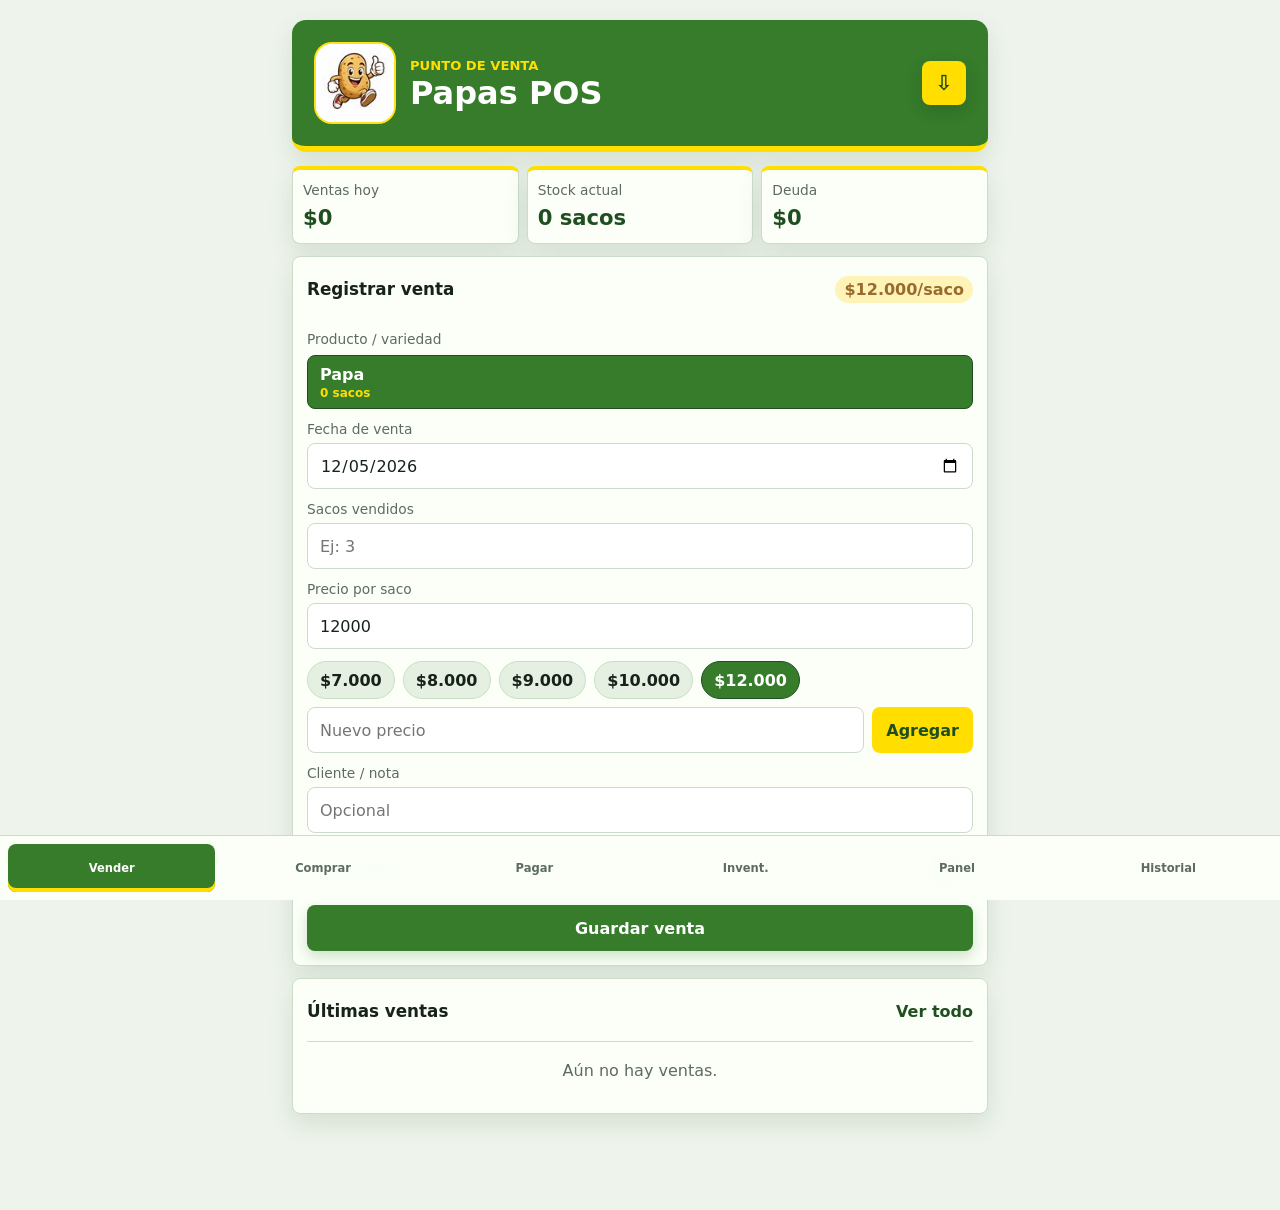
<file: index.html>
<!doctype html> <html lang='es'> <head> <meta charset='utf-8'> <meta name='viewport' content='width=device-width, initial-scale=1, viewport-fit=cover'> <meta name='theme-color' content='#367c2b'> <meta name='apple-mobile-web-app-capable' content='yes'> <meta name='apple-mobile-web-app-status-bar-style' content='black-translucent'> <meta name='apple-mobile-web-app-title' content='Papas POS'> <title>Papas POS</title> <link rel='manifest' href='manifest.webmanifest'> <link rel='stylesheet' href='styles.css'> </head> <body> <main class='app'> <header class='hero'> <div class='hero-brand'> <img class='hero-icon' src='[data-uri]' alt='' aria-hidden='true'> <div> <p class='eyebrow'>Punto de venta</p> <h1>Papas POS</h1> </div> </div> <button class='icon-button' id='backupBtn' title='Respaldar datos'>&#8681;</button> </header> <section class='summary-grid'> <article> <span>Ventas hoy</span> <strong id='todayTotal'>$0</strong> </article> <article> <span>Stock actual</span> <strong id='stockNow'>0 sacos</strong> </article> <article> <span id='debtLabel'>Deuda</span> <strong id='debtNow'>$0</strong> </article> </section> <section class='view active' id='sellView'> <form class='card form' id='saleForm'> <div class='card-head'> <h2>Registrar venta</h2> <span id='suggestedPriceLabel'>$0/saco</span> </div> <label class='hidden-control'>Variedad <select id='saleVariety'></select> </label> <div class='product-select'> <span>Producto / variedad</span> <div class='variety-buttons' id='saleVarietyButtons'></div> </div> <label>Fecha de venta <input id='saleDate' type='date' required> </label> <label>Sacos vendidos <input id='saleKg' type='number' min='1' step='1' inputmode='numeric' placeholder='Ej: 3' required> </label> <label>Precio por saco <input id='salePrice' type='number' min='1' step='1' inputmode='numeric' required> </label> <div class='price-tools'> <div class='price-buttons' id='priceButtons'></div> <div class='add-price-row'> <input id='newPricePreset' type='number' min='1' step='1' inputmode='numeric' placeholder='Nuevo precio'> <button class='secondary' type='button' id='addPricePresetBtn'>Agregar</button> </div> </div> <label>Cliente / nota <input id='saleNote' placeholder='Opcional'> </label> <div class='preview-row'> <span>Total venta</span> <strong id='salePreview'>$0</strong> </div> <button class='primary' type='submit'>Guardar venta</button> </form> <section class='card'> <div class='card-head'> <h2>&Uacute;ltimas ventas</h2> <button class='text-button' data-tab-target='history'>Ver todo</button> </div> <div class='list' id='recentSales'></div> </section> </section> <section class='view' id='buyView'> <form class='card form' id='buyVarietyForm'> <div class='card-head'> <h2>Agregar variedad</h2> </div> <label>Nombre de variedad <input id='buyVarietyName' placeholder='Ej: Asterix, Desiree, Yagana' required> </label> <label>Precio sugerido por saco <input id='buyVarietyPrice' type='number' min='1' step='1' inputmode='numeric' value='12000' required> </label> <button class='secondary' type='submit'>Guardar variedad</button> </form> <form class='card form' id='purchaseForm'> <div class='card-head'> <h2>Compra de papas</h2> </div> <label>Variedad <select id='purchaseVariety'></select> </label> <label>Fecha de compra <input id='purchaseDate' type='date' required> </label> <label>Sacos comprados <input id='purchaseKg' type='number' min='1' step='1' inputmode='numeric' placeholder='Ej: 20' required> </label> <label>Costo por saco <input id='purchaseCost' type='number' min='1' step='1' inputmode='numeric' required> </label> <div class='price-tools'> <div class='price-buttons' id='costButtons'></div> <div class='add-price-row'> <input id='newCostPreset' type='number' min='1' step='1' inputmode='numeric' placeholder='Nuevo costo'> <button class='secondary' type='button' id='addCostPresetBtn'>Agregar</button> </div> </div> <label>Proveedor <select id='purchaseSupplier'></select> </label> <label>Abono inicial <input id='purchasePaid' type='number' min='0' step='1' inputmode='numeric' value='0'> </label> <label>Nota <input id='purchaseNote' placeholder='Opcional'> </label> <div class='preview-row'> <span>Deuda nueva</span> <strong id='purchaseDebtPreview'>$0</strong> </div> <button class='primary' type='submit'>Guardar compra y sumar stock</button> </form> <section class='card'> <div class='card-head'> <h2>Compras pendientes</h2> </div> <div class='list' id='openPurchases'></div> </section> </section> <section class='view' id='payView'> <form class='card form' id='paymentForm'> <div class='card-head'> <h2>Pago a proveedor</h2> </div> <label>Crear proveedor <div class='add-price-row'> <input id='newSupplierName' placeholder='Nombre proveedor'> <button class='secondary' type='button' id='addSupplierBtn'>Agregar</button> </div> </label> <label>Proveedor / deuda pendiente <select id='paymentPurchase'></select> </label> <label>Fecha de pago <input id='paymentDate' type='date' required> </label> <label>Monto pagado <input id='paymentAmount' type='number' min='1' step='1' inputmode='numeric' required> </label> <label>Nota <input id='paymentNote' placeholder='Ej: transferencia'> </label> <button class='primary' type='submit'>Registrar pago</button> </form> <section class='card'> <div class='card-head'> <h2>&Uacute;ltimos pagos</h2> </div> <div class='list' id='recentPayments'></div> </section> </section> <section class='view' id='inventoryView'> <form class='card form hidden-control' id='varietyForm'> <div class='card-head'> <h2>Nueva variedad</h2> </div> <label>Nombre de variedad <input id='varietyName' placeholder='Ej: Asterix, Desiree, Yagana' required> </label> <label>Precio sugerido por saco <input id='varietyPrice' type='number' min='1' step='1' inputmode='numeric' value='12000' required> </label> <button class='primary' type='submit'>Guardar variedad</button> </form> <section class='card'> <div class='card-head'> <h2>Inventario</h2> </div> <div class='list' id='inventoryList'></div> </section> </section> <section class='view' id='dashboardView'> <section class='card report-card'> <h2>Resumen de ventas</h2> <div class='report-grid'> <div><span>D&iacute;a</span><strong id='dailySales'>$0</strong></div> <div><span>Semana</span><strong id='weeklySales'>$0</strong></div> <div><span>Mes</span><strong id='monthlySales'>$0</strong></div> <div><span>Sacos vendidos mes</span><strong id='monthlyKg'>0 sacos</strong></div> <div><span>Ticket promedio mes</span><strong id='monthlyAvgTicket'>$0</strong></div> <div><span>Deuda total</span><strong id='dashboardDebt'>$0</strong></div> </div> </section> <section class='card'> <div class='card-head'> <h2>Estado del negocio</h2> </div> <div class='status-list'> <div><span>Stock valorizado al costo</span><strong id='stockValue'>$0</strong></div> <div><span>Costo promedio</span><strong id='avgCost'>$0/saco</strong></div> <div><span>Precio de venta sugerido</span><strong id='suggestedPrice'>$0/saco</strong></div> <div><span>Ganancia real mes</span><strong id='monthlyProfit'>$0</strong></div> <div><span>Margen real mes</span><strong id='monthlyMargin'>0%</strong></div> <div><span>Ventas registradas mes</span><strong id='monthlyTicketCount'>0</strong></div> <div><span>Saldo a favor proveedor</span><strong id='supplierCredit'>$0</strong></div> </div> </section> <section class='card'> <div class='card-head'> <h2>Rendimiento mensual</h2> </div> <label>Mes <select id='dashboardMonthSelect'></select> </label> <div class='report-grid month-report'> <div><span>Ventas del mes</span><strong id='selectedMonthSales'>$0</strong></div> <div><span>Ganancia real</span><strong id='selectedMonthProfit'>$0</strong></div> <div><span>Compras del mes</span><strong id='selectedMonthPurchases'>$0</strong></div> <div><span>Sacos comprados</span><strong id='selectedMonthBoughtSacks'>0 sacos</strong></div> <div><span>Sacos vendidos</span><strong id='selectedMonthSoldSacks'>0 sacos</strong></div> <div><span>Pagos a proveedor</span><strong id='selectedMonthPayments'>$0</strong></div> </div> </section> <section class='card'> <div class='card-head'> <h2>Stock</h2> </div> <div class='list' id='dashboardInventory'></div> </section> </section> <section class='view' id='historyView'> <section class='card'> <div class='card-head'> <h2>Registros</h2> <select id='historyFilter'> <option value='sales'>Ventas</option> <option value='purchases'>Compras</option> <option value='payments'>Pagos</option> </select> </div> <div class='list long-list' id='historyList'></div> </section> <section class='card backup-card'> <h2>Respaldo</h2> <p>Exporta tus datos seguido. Si borras datos de Safari, podr&iacute;as perder la base local del iPhone.</p> <button class='secondary' id='exportBtn'>Exportar respaldo</button> <button class='secondary' id='showBackupBtn'>Mostrar respaldo</button> <textarea id='backupText' class='backup-text' readonly placeholder='El respaldo aparecerÃ¡ aqu&iacute;.'></textarea> <label class='file-button'>Importar respaldo <input id='importFile' type='file' accept='application/json'> </label> <button class='danger' id='resetBtn'>Borrar todo</button> </section> <section class='card backup-card'> <h2>Importar desde Excel</h2> <p>En Excel o Numbers guarda la planilla como CSV. La app acepta ventas, compras y pagos en el mismo archivo.</p> <label class='file-button'>Importar CSV <input id='importCsvFile' type='file' accept='.csv,text/csv,text/plain'> </label> </section> </section> </main> <nav class='tabbar' aria-label='Navegaci&oacute;n'> <button class='tab active' data-tab='sell'>Vender</button> <button class='tab' data-tab='buy'>Comprar</button> <button class='tab' data-tab='pay'>Pagar</button> <button class='tab' data-tab='inventory'>Invent.</button> <button class='tab' data-tab='dashboard'>Panel</button> <button class='tab' data-tab='history'>Historial</button> </nav> <dialog id='pinDialog' class='pin-dialog'> <form method='dialog' class='card form' id='pinForm'> <div class='card-head'> <h2>Clave requerida</h2> </div> <label>Ingresa la clave <input id='pinInput' type='password' inputmode='numeric' autocomplete='off' placeholder='&#8226;&#8226;&#8226;&#8226;'> </label> <div class='modal-actions'> <button class='secondary' type='button' id='cancelPinBtn'>Cancelar</button> <button class='danger' type='submit' id='confirmPinBtn'>Continuar</button> </div> </form> </dialog> <dialog id='saleEditDialog' class='pin-dialog'> <form method='dialog' class='card form' id='saleEditForm'> <div class='card-head'> <h2>Modificar venta</h2> </div> <label>Variedad <select id='editSaleVariety'></select> </label> <label>Fecha de venta <input id='editSaleDate' type='date' required> </label> <label>Sacos vendidos <input id='editSaleKg' type='number' min='1' step='1' inputmode='numeric' required> </label> <label>Precio por saco <input id='editSalePrice' type='number' min='1' step='1' inputmode='numeric' required> </label> <label>Cliente / nota <input id='editSaleNote' placeholder='Opcional'> </label> <div class='preview-row'> <span>Total venta</span> <strong id='editSalePreview'>$0</strong> </div> <div class='modal-actions'> <button class='secondary' type='button' id='cancelSaleEditBtn'>Cancelar</button> <button class='primary' type='submit'>Guardar cambios</button> </div> </form> </dialog> <dialog id='purchaseEditDialog' class='pin-dialog'> <form method='dialog' class='card form' id='purchaseEditForm'> <div class='card-head'> <h2>Modificar compra</h2> </div> <label>Variedad <select id='editPurchaseVariety'></select> </label> <label>Fecha de compra <input id='editPurchaseDate' type='date' required> </label> <label>Sacos comprados <input id='editPurchaseKg' type='number' min='1' step='1' inputmode='numeric' required> </label> <label>Costo por saco <input id='editPurchaseCost' type='number' min='1' step='1' inputmode='numeric' required> </label> <label>Proveedor <select id='editPurchaseSupplier'></select> </label> <label>Nota <input id='editPurchaseNote' placeholder='Opcional'> </label> <div class='preview-row'> <span>Total compra</span> <strong id='editPurchasePreview'>$0</strong> </div> <div class='modal-actions'> <button class='secondary' type='button' id='cancelPurchaseEditBtn'>Cancelar</button> <button class='primary' type='submit'>Guardar cambios</button> </div> </form> </dialog> <div class='toast' id='toast'></div> <script src='excel-seed.js'></script> <script src='app.js'></script> <script src='app-update.js'></script> </body> </html>
</file>
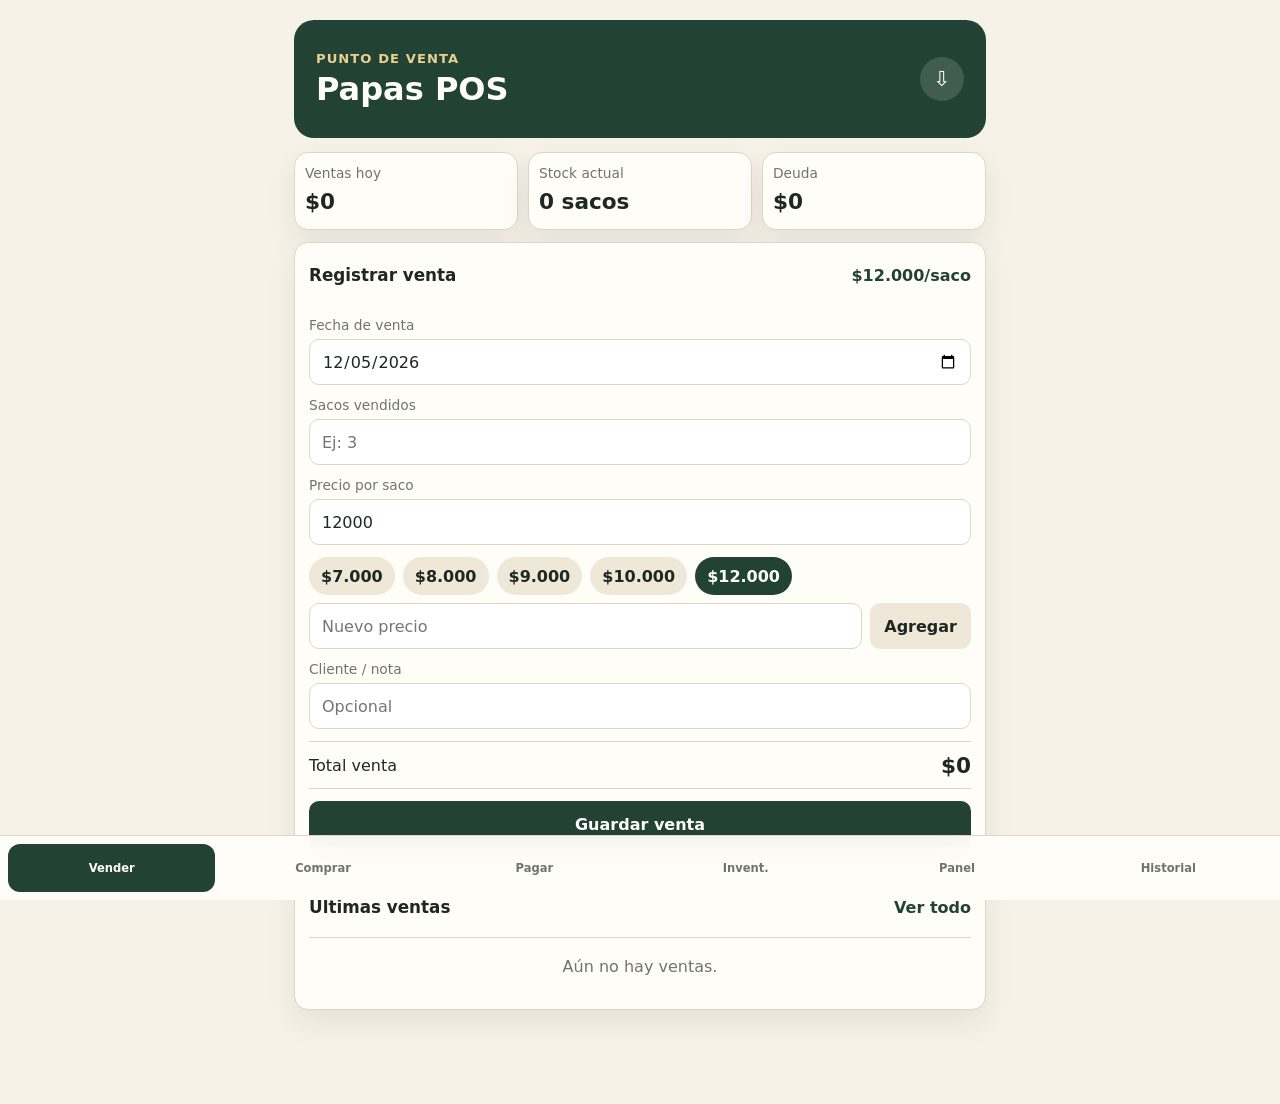
<file: papas-pos-github-pages/index.html>
<!doctype html>
<html lang="es">
<head>
  <meta charset="utf-8">
  <meta name="viewport" content="width=device-width, initial-scale=1, viewport-fit=cover">
  <meta name="theme-color" content="#224236">
  <meta name="apple-mobile-web-app-capable" content="yes">
  <meta name="apple-mobile-web-app-status-bar-style" content="black-translucent">
  <meta name="apple-mobile-web-app-title" content="Papas POS">
  <title>Papas POS</title>
  <link rel="manifest" href="manifest.webmanifest">
  <link rel="stylesheet" href="styles.css">
</head>
<body>
  <main class="app">
    <header class="hero">
      <div>
        <p class="eyebrow">Punto de venta</p>
        <h1>Papas POS</h1>
      </div>
      <button class="icon-button" id="backupBtn" title="Respaldar datos">⇩</button>
    </header>

    <section class="summary-grid">
      <article>
        <span>Ventas hoy</span>
        <strong id="todayTotal">$0</strong>
      </article>
      <article>
        <span>Stock actual</span>
        <strong id="stockNow">0 sacos</strong>
      </article>
      <article>
        <span id="debtLabel">Deuda</span>
        <strong id="debtNow">$0</strong>
      </article>
    </section>

    <section class="view active" id="sellView">
      <form class="card form" id="saleForm">
        <div class="card-head">
          <h2>Registrar venta</h2>
          <span id="suggestedPriceLabel">$0/saco</span>
        </div>
        <label class="hidden-control">Variedad
          <select id="saleVariety"></select>
        </label>
        <label>Fecha de venta
          <input id="saleDate" type="date" required>
        </label>
        <label>Sacos vendidos
          <input id="saleKg" type="number" min="1" step="1" inputmode="numeric" placeholder="Ej: 3" required>
        </label>
        <label>Precio por saco
          <input id="salePrice" type="number" min="1" step="1" inputmode="numeric" required>
        </label>
        <div class="price-tools">
          <div class="price-buttons" id="priceButtons"></div>
          <div class="add-price-row">
            <input id="newPricePreset" type="number" min="1" step="1" inputmode="numeric" placeholder="Nuevo precio">
            <button class="secondary" type="button" id="addPricePresetBtn">Agregar</button>
          </div>
        </div>
        <label>Cliente / nota
          <input id="saleNote" placeholder="Opcional">
        </label>
        <div class="preview-row">
          <span>Total venta</span>
          <strong id="salePreview">$0</strong>
        </div>
        <button class="primary" type="submit">Guardar venta</button>
      </form>

      <section class="card">
        <div class="card-head">
          <h2>Últimas ventas</h2>
          <button class="text-button" data-tab-target="history">Ver todo</button>
        </div>
        <div class="list" id="recentSales"></div>
      </section>
    </section>

    <section class="view" id="buyView">
      <form class="card form" id="purchaseForm">
        <div class="card-head">
          <h2>Compra de papas</h2>
        </div>
        <label class="hidden-control">Variedad
          <select id="purchaseVariety"></select>
        </label>
        <label>Fecha de compra
          <input id="purchaseDate" type="date" required>
        </label>
        <label>Sacos comprados
          <input id="purchaseKg" type="number" min="1" step="1" inputmode="numeric" placeholder="Ej: 20" required>
        </label>
        <label>Costo por saco
          <input id="purchaseCost" type="number" min="1" step="1" inputmode="numeric" required>
        </label>
        <div class="price-tools">
          <div class="price-buttons" id="costButtons"></div>
          <div class="add-price-row">
            <input id="newCostPreset" type="number" min="1" step="1" inputmode="numeric" placeholder="Nuevo costo">
            <button class="secondary" type="button" id="addCostPresetBtn">Agregar</button>
          </div>
        </div>
        <label>Proveedor
          <select id="purchaseSupplier"></select>
        </label>
        <label>Abono inicial
          <input id="purchasePaid" type="number" min="0" step="1" inputmode="numeric" value="0">
        </label>
        <label>Nota
          <input id="purchaseNote" placeholder="Opcional">
        </label>
        <div class="preview-row">
          <span>Deuda nueva</span>
          <strong id="purchaseDebtPreview">$0</strong>
        </div>
        <button class="primary" type="submit">Guardar compra y sumar stock</button>
      </form>

      <section class="card">
        <div class="card-head">
          <h2>Compras pendientes</h2>
        </div>
        <div class="list" id="openPurchases"></div>
      </section>
    </section>

    <section class="view" id="payView">
      <form class="card form" id="paymentForm">
        <div class="card-head">
          <h2>Pago a proveedor</h2>
        </div>
        <label>Crear proveedor
          <div class="add-price-row">
            <input id="newSupplierName" placeholder="Nombre proveedor">
            <button class="secondary" type="button" id="addSupplierBtn">Agregar</button>
          </div>
        </label>
        <label>Compra pendiente
          <select id="paymentPurchase"></select>
        </label>
        <label>Fecha de pago
          <input id="paymentDate" type="date" required>
        </label>
        <label>Monto pagado
          <input id="paymentAmount" type="number" min="1" step="1" inputmode="numeric" required>
        </label>
        <label>Nota
          <input id="paymentNote" placeholder="Ej: transferencia">
        </label>
        <button class="primary" type="submit">Registrar pago</button>
      </form>

      <section class="card">
        <div class="card-head">
          <h2>Últimos pagos</h2>
        </div>
        <div class="list" id="recentPayments"></div>
      </section>
    </section>

    <section class="view" id="inventoryView">
      <form class="card form hidden-control" id="varietyForm">
        <div class="card-head">
          <h2>Nueva variedad</h2>
        </div>
        <label>Nombre de variedad
          <input id="varietyName" placeholder="Ej: Asterix, Desiree, Yagana" required>
        </label>
        <label>Precio sugerido por saco
          <input id="varietyPrice" type="number" min="1" step="1" inputmode="numeric" value="12000" required>
        </label>
        <button class="primary" type="submit">Guardar variedad</button>
      </form>

      <section class="card">
        <div class="card-head">
          <h2>Inventario</h2>
        </div>
        <div class="list" id="inventoryList"></div>
      </section>
    </section>

    <section class="view" id="dashboardView">
      <section class="card report-card">
        <h2>Resumen de ventas</h2>
        <div class="report-grid">
          <div><span>Día</span><strong id="dailySales">$0</strong></div>
          <div><span>Semana</span><strong id="weeklySales">$0</strong></div>
          <div><span>Mes</span><strong id="monthlySales">$0</strong></div>
          <div><span>Sacos vendidos mes</span><strong id="monthlyKg">0 sacos</strong></div>
          <div><span>Ticket promedio mes</span><strong id="monthlyAvgTicket">$0</strong></div>
          <div><span>Deuda total</span><strong id="dashboardDebt">$0</strong></div>
        </div>
      </section>

      <section class="card">
        <div class="card-head">
          <h2>Estado del negocio</h2>
        </div>
        <div class="status-list">
          <div><span>Stock valorizado al costo</span><strong id="stockValue">$0</strong></div>
          <div><span>Costo promedio</span><strong id="avgCost">$0/saco</strong></div>
          <div><span>Precio de venta sugerido</span><strong id="suggestedPrice">$0/saco</strong></div>
          <div><span>Ganancia estimada mes</span><strong id="monthlyProfit">$0</strong></div>
          <div><span>Margen estimado mes</span><strong id="monthlyMargin">0%</strong></div>
          <div><span>Ventas registradas mes</span><strong id="monthlyTicketCount">0</strong></div>
          <div><span>Saldo a favor proveedor</span><strong id="supplierCredit">$0</strong></div>
        </div>
      </section>

      <section class="card">
        <div class="card-head">
          <h2>Stock</h2>
        </div>
        <div class="list" id="dashboardInventory"></div>
      </section>
    </section>

    <section class="view" id="historyView">
      <section class="card">
        <div class="card-head">
          <h2>Registros</h2>
          <select id="historyFilter">
            <option value="sales">Ventas</option>
            <option value="purchases">Compras</option>
            <option value="payments">Pagos</option>
          </select>
        </div>
        <div class="list long-list" id="historyList"></div>
      </section>
      <section class="card backup-card">
        <h2>Respaldo</h2>
        <p>Exporta tus datos seguido. Si borras datos de Safari, podrías perder la base local del iPhone.</p>
        <button class="secondary" id="exportBtn">Exportar respaldo</button>
        <button class="secondary" id="showBackupBtn">Mostrar respaldo</button>
        <textarea id="backupText" class="backup-text" readonly placeholder="El respaldo aparecerá aquí."></textarea>
        <label class="file-button">Importar respaldo
          <input id="importFile" type="file" accept="application/json">
        </label>
        <button class="danger" id="resetBtn">Borrar todo</button>
      </section>

      <section class="card backup-card">
        <h2>Importar desde Excel</h2>
        <p>En Excel o Numbers guarda la planilla como CSV. La app acepta ventas, compras y pagos en el mismo archivo.</p>
        <label class="file-button">Importar CSV
          <input id="importCsvFile" type="file" accept=".csv,text/csv,text/plain">
        </label>
      </section>
    </section>
  </main>

  <nav class="tabbar" aria-label="Navegación">
    <button class="tab active" data-tab="sell">Vender</button>
    <button class="tab" data-tab="buy">Comprar</button>
    <button class="tab" data-tab="pay">Pagar</button>
    <button class="tab" data-tab="inventory">Invent.</button>
    <button class="tab" data-tab="dashboard">Panel</button>
    <button class="tab" data-tab="history">Historial</button>
  </nav>

  <dialog id="pinDialog" class="pin-dialog">
    <form method="dialog" class="card form" id="pinForm">
      <div class="card-head">
        <h2>Clave requerida</h2>
      </div>
      <label>Ingresa la clave
        <input id="pinInput" type="password" inputmode="numeric" autocomplete="off" placeholder="••••">
      </label>
      <div class="modal-actions">
        <button class="secondary" type="button" id="cancelPinBtn">Cancelar</button>
        <button class="danger" type="submit">Eliminar</button>
      </div>
    </form>
  </dialog>

  <div class="toast" id="toast"></div>
  <script src="excel-seed.js"></script>
  <script src="app.js"></script>
</body>
</html>
</file>
<file: styles.css>
:root {
  color-scheme: light;
  --bg: #eef4ec;
  --ink: #17231a;
  --muted: #5d6b60;
  --line: #cbdccb;
  --card: #fbfff8;
  --brand: #367c2b;
  --brand-dark: #1f4f20;
  --brand-2: #ffde00;
  --earth: #9b6a2d;
  --danger: #b42318;
  --ok: #237a3b;
  --shadow: 0 10px 24px rgba(31, 79, 32, 0.12);
  font-family: ui-sans-serif, system-ui, -apple-system, BlinkMacSystemFont, "Segoe UI", sans-serif;
}

* { box-sizing: border-box; }

body {
  margin: 0;
  min-height: 100vh;
  background: var(--bg);
  color: var(--ink);
}

button, input, select, textarea { font: inherit; }
button { border: 0; cursor: pointer; }

.app {
  width: min(720px, 100%);
  margin: 0 auto;
  padding: max(16px, env(safe-area-inset-top)) 12px calc(96px + env(safe-area-inset-bottom));
}

.hero {
  min-height: 124px;
  display: flex;
  align-items: center;
  justify-content: space-between;
  gap: 14px;
  color: #ffffff;
  background: var(--brand);
  border-bottom: 6px solid var(--brand-2);
  border-radius: 0 0 14px 14px;
  margin: calc(-1 * max(16px, env(safe-area-inset-top))) -12px 12px;
  padding: calc(max(16px, env(safe-area-inset-top)) + 12px) 16px 16px;
  box-shadow: var(--shadow);
}

.hero-brand { min-width: 0; display: flex; align-items: center; gap: 14px; }
.hero-icon { width: 82px; height: 82px; flex: 0 0 auto; border: 2px solid rgba(255, 222, 0, 0.9); border-radius: 18px; background: #ffffff; object-fit: cover; object-position: center; }

.eyebrow { margin: 0 0 4px; color: var(--brand-2); font-size: 0.82rem; text-transform: uppercase; font-weight: 800; letter-spacing: 0; }
h1, h2, p { margin: 0; }
h1 { font-size: 2rem; letter-spacing: 0; line-height: 1; }
h2 { font-size: 1.05rem; }

.icon-button { width: 44px; height: 44px; border-radius: 8px; background: var(--brand-2); color: var(--brand-dark); font-size: 1.3rem; font-weight: 900; box-shadow: 0 6px 16px rgba(23, 35, 26, 0.18); }

.summary-grid { display: grid; grid-template-columns: repeat(3, minmax(0, 1fr)); gap: 8px; margin-bottom: 12px; }
.summary-grid article, .card { background: var(--card); border: 1px solid var(--line); box-shadow: var(--shadow); border-radius: 8px; }
.summary-grid article { min-height: 78px; padding: 12px 10px; display: grid; gap: 7px; border-top: 4px solid var(--brand-2); }
.summary-grid span, .status-list span, .report-grid span, label, .item-meta { color: var(--muted); font-size: 0.86rem; }
.summary-grid strong { color: var(--brand-dark); font-size: clamp(0.98rem, 4vw, 1.32rem); line-height: 1.05; }

.view { display: none; }
.view.active { display: grid; gap: 12px; }
.hidden-control { display: none !important; }
.card { padding: 14px; }
.card-head { min-height: 36px; display: flex; justify-content: space-between; align-items: center; gap: 10px; margin-bottom: 12px; }
.card-head > span { color: var(--earth); font-weight: 800; background: #fff4b8; border-radius: 999px; padding: 4px 9px; }
.form { display: grid; gap: 12px; }
label { display: grid; gap: 6px; }

input, select { width: 100%; min-height: 46px; border: 1px solid var(--line); border-radius: 8px; background: #fff; color: var(--ink); padding: 0 12px; font-size: 1rem; }
input:focus, select:focus, textarea:focus { border-color: var(--brand); box-shadow: 0 0 0 3px rgba(54, 124, 43, 0.16); outline: 0; }

.preview-row, .status-list > div, .report-grid > div, .list-item { display: flex; align-items: center; justify-content: space-between; gap: 12px; }
.preview-row { min-height: 48px; border: 1px solid var(--line); border-radius: 8px; padding: 0 12px; background: #f5faf3; }
.price-tools, .product-select { display: grid; gap: 8px; }
.product-select > span { color: var(--muted); font-size: 0.86rem; }
.price-buttons { display: flex; flex-wrap: wrap; gap: 8px; }
.price-chip, .variety-chip { min-height: 38px; border-radius: 999px; background: #e5f0e2; border: 1px solid #c9dfc5; color: var(--ink); padding: 0 12px; font-weight: 800; }
.variety-buttons { display: grid; grid-template-columns: repeat(auto-fit, minmax(118px, 1fr)); gap: 8px; }
.variety-chip { min-height: 54px; border-radius: 8px; display: grid; justify-items: start; align-content: center; gap: 2px; text-align: left; }
.variety-chip small { color: var(--muted); font-size: 0.75rem; font-weight: 700; }
.price-chip.active, .variety-chip.active { background: var(--brand); border-color: var(--brand-dark); color: #ffffff; }
.variety-chip.active small { color: var(--brand-2); }
.add-price-row { display: grid; grid-template-columns: 1fr auto; gap: 8px; }
.preview-row strong { font-size: 1.35rem; }

.primary, .secondary, .danger, .file-button, .text-button { min-height: 46px; border-radius: 8px; display: inline-flex; align-items: center; justify-content: center; padding: 0 14px; font-weight: 800; }
.primary { background: var(--brand); color: #ffffff; box-shadow: 0 6px 14px rgba(54, 124, 43, 0.22); }
.secondary, .file-button { background: var(--brand-2); color: var(--brand-dark); }
.danger { background: #fee4e2; color: var(--danger); }
.text-button { min-height: 34px; padding: 0; background: transparent; color: var(--brand-dark); }

.list { display: grid; gap: 8px; }
.long-list { max-height: 55vh; overflow: auto; }
.list-item { min-height: 58px; padding: 10px 0; border-top: 1px solid var(--line); }
.list-item:first-child { border-top: 0; }
.item-main { display: grid; gap: 2px; }
.item-main strong { font-size: 0.98rem; }
.amount { text-align: right; font-weight: 900; color: var(--brand-dark); }
.history-actions { display: grid; justify-items: end; gap: 6px; }
.delete-mini, .edit-mini { min-height: 30px; border-radius: 8px; padding: 0 9px; font-size: 0.78rem; font-weight: 800; }
.delete-mini { background: #fee4e2; color: var(--danger); }
.edit-mini { background: #e5f0e2; color: var(--brand-dark); }

.pin-dialog { width: min(360px, calc(100vw - 28px)); border: 0; padding: 0; border-radius: 8px; background: transparent; }
.pin-dialog:not([open]) { display: none; }
.pin-dialog[open] { position: fixed; inset: 0; z-index: 30; margin: auto; max-height: calc(100vh - 28px); }
.pin-dialog::backdrop { background: rgba(23, 35, 26, 0.55); }
.modal-actions { display: grid; grid-template-columns: 1fr 1fr; gap: 8px; }
.positive { color: var(--ok); }
.debt { color: var(--danger); }

.report-card { background: #fffbe2; border-color: #ead246; }
.report-grid { display: grid; grid-template-columns: 1fr 1fr; gap: 10px; margin-top: 12px; }
.report-grid > div, .status-list > div { min-height: 58px; border: 1px solid var(--line); border-radius: 8px; padding: 10px; background: #fffdf8; align-items: flex-start; flex-direction: column; }
.report-grid strong, .status-list strong { font-size: 1.12rem; }
.status-list { display: grid; gap: 8px; }
.backup-card { display: grid; gap: 10px; }
.backup-card p { color: var(--muted); line-height: 1.45; }
.backup-text { min-height: 180px; font-family: ui-monospace, SFMono-Regular, Menlo, Monaco, Consolas, monospace; font-size: 0.78rem; line-height: 1.35; }
.file-button input { display: none; }

.tabbar { position: fixed; left: 0; right: 0; bottom: 0; z-index: 10; display: grid; grid-template-columns: repeat(6, 1fr); gap: 4px; padding: 8px 8px calc(8px + env(safe-area-inset-bottom)); background: rgba(251, 255, 248, 0.96); border-top: 1px solid var(--line); backdrop-filter: blur(16px); }
.tab { min-height: 48px; border-radius: 8px; background: transparent; color: var(--muted); font-size: 0.72rem; font-weight: 800; }
.tab.active { background: var(--brand); color: #ffffff; box-shadow: inset 0 -4px 0 var(--brand-2); }

.toast { position: fixed; left: 14px; right: 14px; bottom: calc(78px + env(safe-area-inset-bottom)); z-index: 20; min-height: 46px; border-radius: 8px; background: var(--brand-dark); color: #fff; display: grid; place-items: center; padding: 10px 14px; opacity: 0; transform: translateY(10px); pointer-events: none; transition: 0.2s ease; }
.toast.show { opacity: 1; transform: translateY(0); }
.empty { color: var(--muted); min-height: 58px; display: grid; place-items: center; border-top: 1px solid var(--line); }

@media (min-width: 760px) {
  .app { padding-top: 20px; }
  .hero { border-radius: 14px; margin: 0 0 14px; padding: 22px; }
}
</file>
<file: papas-pos-github-pages/styles.css>
:root {
  color-scheme: light;
  --bg: #f6f2e8;
  --ink: #1f2723;
  --muted: #6f756d;
  --line: #ded5c3;
  --card: #fffdf8;
  --brand: #224236;
  --brand-2: #d9a441;
  --danger: #b42318;
  --ok: #087443;
  --shadow: 0 12px 30px rgba(44, 35, 20, 0.08);
  font-family: ui-sans-serif, system-ui, -apple-system, BlinkMacSystemFont, "Segoe UI", sans-serif;
}

* { box-sizing: border-box; }

body {
  margin: 0;
  min-height: 100vh;
  background: var(--bg);
  color: var(--ink);
}

button, input, select {
  font: inherit;
}

button {
  border: 0;
  cursor: pointer;
}

.app {
  width: min(720px, 100%);
  margin: 0 auto;
  padding: max(18px, env(safe-area-inset-top)) 14px calc(94px + env(safe-area-inset-bottom));
}

.hero {
  min-height: 118px;
  display: flex;
  align-items: center;
  justify-content: space-between;
  gap: 14px;
  color: #fffdf8;
  background: var(--brand);
  border-radius: 0 0 20px 20px;
  margin: calc(-1 * max(18px, env(safe-area-inset-top))) -14px 14px;
  padding: calc(max(18px, env(safe-area-inset-top)) + 14px) 18px 18px;
}

.eyebrow {
  margin: 0 0 4px;
  color: #e9d18b;
  font-size: 0.82rem;
  text-transform: uppercase;
  font-weight: 800;
  letter-spacing: 0.08em;
}

h1, h2, p {
  margin: 0;
}

h1 {
  font-size: 2rem;
  letter-spacing: 0;
}

h2 {
  font-size: 1.05rem;
}

.icon-button {
  width: 44px;
  height: 44px;
  border-radius: 999px;
  background: rgba(255, 255, 255, 0.14);
  color: #fff;
  font-size: 1.3rem;
}

.summary-grid {
  display: grid;
  grid-template-columns: repeat(3, minmax(0, 1fr));
  gap: 10px;
  margin-bottom: 12px;
}

.summary-grid article,
.card {
  background: var(--card);
  border: 1px solid var(--line);
  box-shadow: var(--shadow);
  border-radius: 14px;
}

.summary-grid article {
  min-height: 78px;
  padding: 12px 10px;
  display: grid;
  gap: 7px;
}

.summary-grid span,
.status-list span,
.report-grid span,
label,
.item-meta {
  color: var(--muted);
  font-size: 0.86rem;
}

.summary-grid strong {
  font-size: clamp(1rem, 4vw, 1.35rem);
  line-height: 1.05;
}

.view {
  display: none;
}

.view.active {
  display: grid;
  gap: 12px;
}

.hidden-control {
  display: none !important;
}

.card {
  padding: 14px;
}

.card-head {
  min-height: 36px;
  display: flex;
  justify-content: space-between;
  align-items: center;
  gap: 10px;
  margin-bottom: 12px;
}

.card-head > span {
  color: var(--brand);
  font-weight: 800;
}

.form {
  display: grid;
  gap: 12px;
}

label {
  display: grid;
  gap: 6px;
}

input, select {
  width: 100%;
  min-height: 46px;
  border: 1px solid var(--line);
  border-radius: 10px;
  background: #fff;
  color: var(--ink);
  padding: 0 12px;
  font-size: 1rem;
}

.preview-row,
.status-list > div,
.report-grid > div,
.list-item {
  display: flex;
  align-items: center;
  justify-content: space-between;
  gap: 12px;
}

.preview-row {
  min-height: 48px;
  border-top: 1px solid var(--line);
  border-bottom: 1px solid var(--line);
}

.price-tools {
  display: grid;
  gap: 8px;
}

.price-buttons {
  display: flex;
  flex-wrap: wrap;
  gap: 8px;
}

.price-chip {
  min-height: 38px;
  border-radius: 999px;
  background: #efe7d7;
  color: var(--ink);
  padding: 0 12px;
  font-weight: 800;
}

.price-chip.active {
  background: var(--brand);
  color: #fffdf8;
}

.add-price-row {
  display: grid;
  grid-template-columns: 1fr auto;
  gap: 8px;
}

.preview-row strong {
  font-size: 1.35rem;
}

.primary,
.secondary,
.danger,
.file-button,
.text-button {
  min-height: 46px;
  border-radius: 10px;
  display: inline-flex;
  align-items: center;
  justify-content: center;
  padding: 0 14px;
  font-weight: 800;
}

.primary {
  background: var(--brand);
  color: #fffdf8;
}

.secondary,
.file-button {
  background: #efe7d7;
  color: var(--ink);
}

.danger {
  background: #fee4e2;
  color: var(--danger);
}

.text-button {
  min-height: 34px;
  padding: 0;
  background: transparent;
  color: var(--brand);
}

.list {
  display: grid;
  gap: 8px;
}

.long-list {
  max-height: 55vh;
  overflow: auto;
}

.list-item {
  min-height: 58px;
  padding: 10px 0;
  border-top: 1px solid var(--line);
}

.list-item:first-child {
  border-top: 0;
}

.item-main {
  display: grid;
  gap: 2px;
}

.item-main strong {
  font-size: 0.98rem;
}

.amount {
  text-align: right;
  font-weight: 900;
}

.history-actions {
  display: grid;
  justify-items: end;
  gap: 6px;
}

.delete-mini {
  min-height: 30px;
  border-radius: 8px;
  background: #fee4e2;
  color: var(--danger);
  padding: 0 9px;
  font-size: 0.78rem;
  font-weight: 800;
}

.pin-dialog {
  width: min(360px, calc(100vw - 28px));
  border: 0;
  padding: 0;
  border-radius: 14px;
  background: transparent;
}

.pin-dialog::backdrop {
  background: rgba(31, 39, 35, 0.45);
}

.modal-actions {
  display: grid;
  grid-template-columns: 1fr 1fr;
  gap: 8px;
}

.positive {
  color: var(--ok);
}

.debt {
  color: var(--danger);
}

.report-card {
  background: #fff8e7;
}

.report-grid {
  display: grid;
  grid-template-columns: 1fr 1fr;
  gap: 10px;
  margin-top: 12px;
}

.report-grid > div,
.status-list > div {
  min-height: 58px;
  border: 1px solid var(--line);
  border-radius: 10px;
  padding: 10px;
  background: #fffdf8;
}

.report-grid > div,
.status-list > div {
  align-items: flex-start;
  flex-direction: column;
}

.report-grid strong,
.status-list strong {
  font-size: 1.12rem;
}

.status-list {
  display: grid;
  gap: 8px;
}

.backup-card {
  display: grid;
  gap: 10px;
}

.backup-card p {
  color: var(--muted);
  line-height: 1.45;
}

.backup-text {
  min-height: 180px;
  font-family: ui-monospace, SFMono-Regular, Menlo, Monaco, Consolas, monospace;
  font-size: 0.78rem;
  line-height: 1.35;
}

.file-button input {
  display: none;
}

.tabbar {
  position: fixed;
  left: 0;
  right: 0;
  bottom: 0;
  z-index: 10;
  display: grid;
  grid-template-columns: repeat(6, 1fr);
  gap: 4px;
  padding: 8px 8px calc(8px + env(safe-area-inset-bottom));
  background: rgba(255, 253, 248, 0.94);
  border-top: 1px solid var(--line);
  backdrop-filter: blur(16px);
}

.tab {
  min-height: 48px;
  border-radius: 12px;
  background: transparent;
  color: var(--muted);
  font-size: 0.72rem;
  font-weight: 800;
}

.tab.active {
  background: var(--brand);
  color: #fffdf8;
}

.toast {
  position: fixed;
  left: 14px;
  right: 14px;
  bottom: calc(78px + env(safe-area-inset-bottom));
  z-index: 20;
  min-height: 46px;
  border-radius: 12px;
  background: #1f2723;
  color: #fff;
  display: grid;
  place-items: center;
  padding: 10px 14px;
  opacity: 0;
  transform: translateY(10px);
  pointer-events: none;
  transition: 0.2s ease;
}

.toast.show {
  opacity: 1;
  transform: translateY(0);
}

.empty {
  color: var(--muted);
  min-height: 58px;
  display: grid;
  place-items: center;
  border-top: 1px solid var(--line);
}

@media (min-width: 760px) {
  .app {
    padding-top: 20px;
  }

  .hero {
    border-radius: 20px;
    margin: 0 0 14px;
    padding: 22px;
  }
}
</file>
